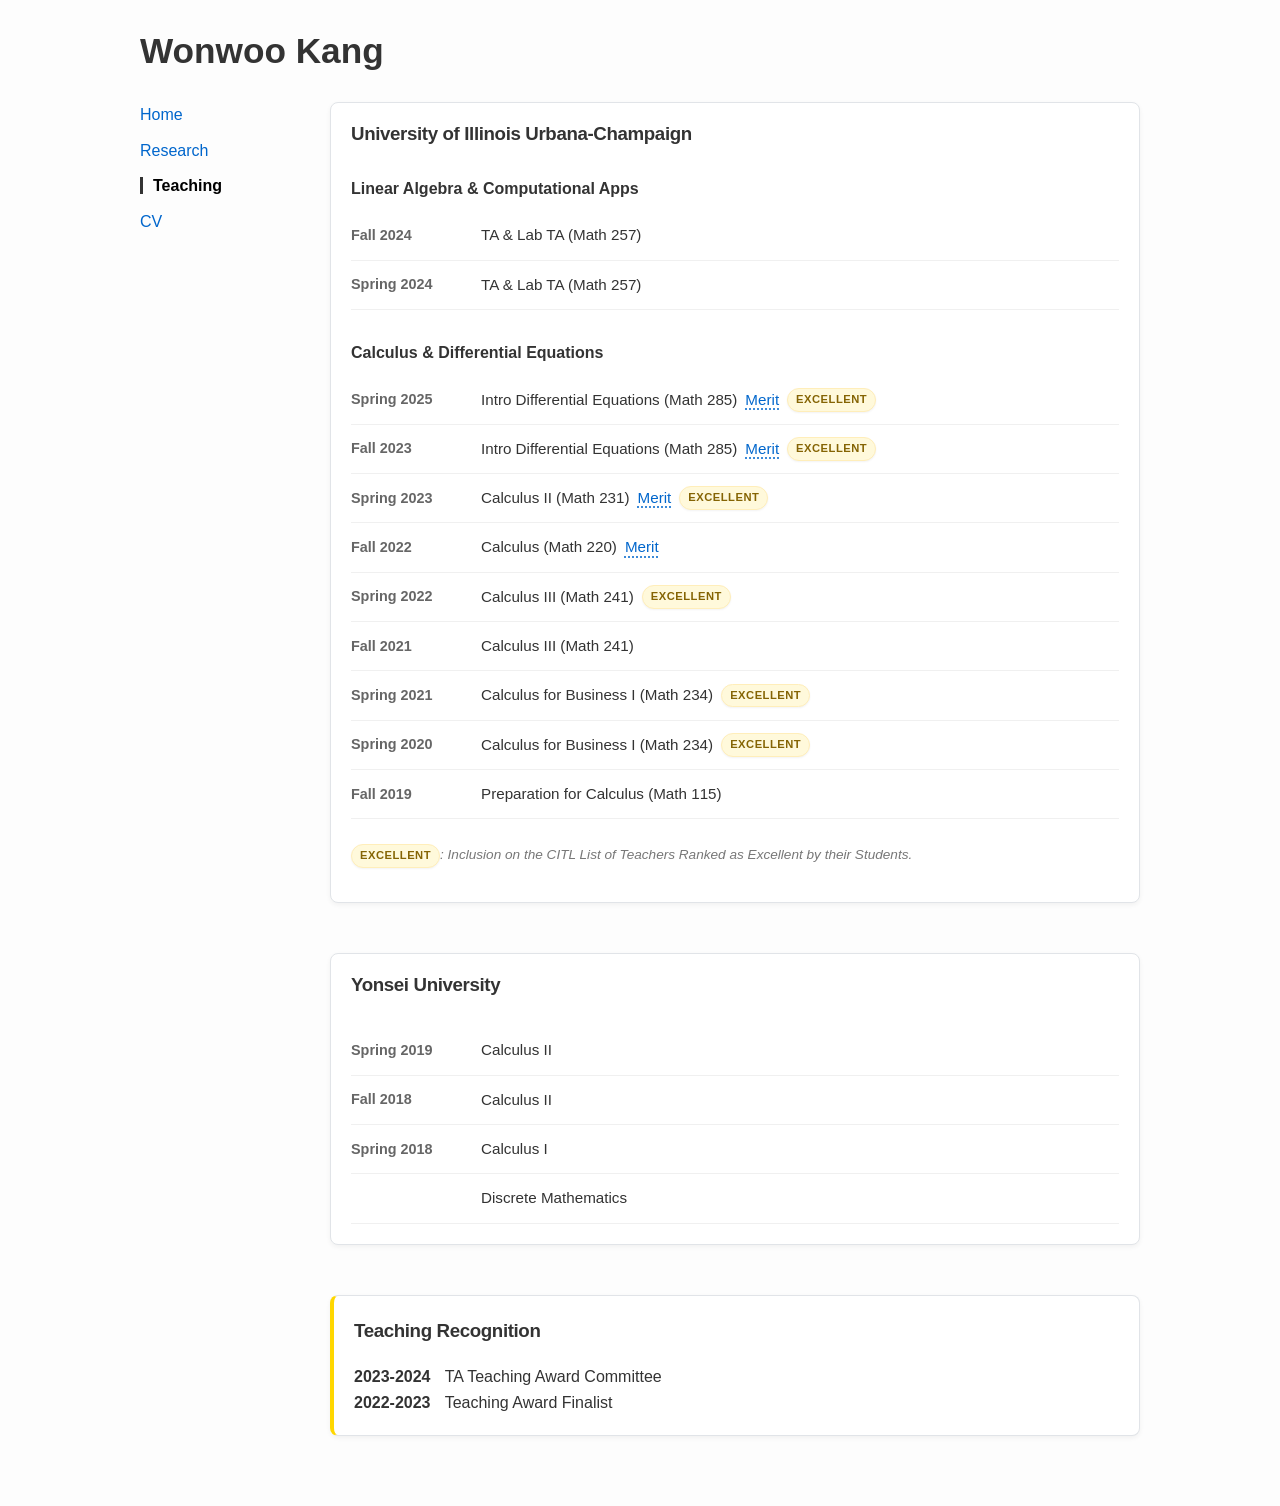
<file: teaching.html>
<!DOCTYPE html>
<html lang="en">
<head>
    <meta charset="UTF-8">
    <meta name="viewport" content="width=device-width, initial-scale=1.0" />
    <title>Wonwoo Kang - Teaching</title>
    <link rel="icon" type="image/png" href="./favicon.png?v=3">    
    <link href="https://fonts.googleapis.com/css2?family=Roboto+Slab:wght@300;400;600;700&display=swap" rel="stylesheet">
    <link href="./main.css" rel="stylesheet" type="text/css">
</head>
<body>

    <h1>Wonwoo Kang</h1>

    <div id="wrapper">
        <nav id="nav">
            <ul>
                <li><a href="index.html">Home</a></li>
                <li><a href="research.html">Research</a></li>
                <li class="current"><a href="teaching.html">Teaching</a></li>
                <li><a href="CV.pdf">CV</a></li>
            </ul>
        </nav>

        <main id="main">
            <div id="maintext">

                <!-- UIUC Section -->
                <section class="home-card university-card uiuc">
                    <div class="card-header">
                        <h3>University of Illinois Urbana-Champaign</h3>
                    </div>
                    
                    <div class="course-group">
                        <h4>Linear Algebra & Computational Apps</h4>
                        <div class="course-row">
                            <span class="semester">Fall 2024</span>
                            <span class="role">TA & Lab TA (Math 257)</span>
                        </div>
                        <div class="course-row">
                            <span class="semester">Spring 2024</span>
                            <span class="role">TA & Lab TA (Math 257)</span>
                        </div>
                    </div>

                    <div class="course-group">
                        <h4>Calculus & Differential Equations</h4>
                        
                        <div class="course-row">
                            <span class="semester">Spring 2025</span>
                            <span class="role">
                                Intro Differential Equations (Math 285) 
                                <span class="merit-tag">Merit
                                    <span class="merit-popover">
                                        <strong>What is Merit?</strong><br>
                                        A collaborative teaching style where a facilitator prompts engagement through demanding problem sets and small-group discussion.
                                    </span>
                                </span>
                                <span class="badge-excellent">Excellent</span>
                            </span>
                        </div>

                        <div class="course-row">
                            <span class="semester">Fall 2023</span>
                            <span class="role">
                                Intro Differential Equations (Math 285) 
                                <span class="merit-tag">Merit
                                    <span class="merit-popover">
                                        <strong>What is Merit?</strong><br>
                                        A collaborative teaching style where a facilitator prompts engagement through demanding problem sets and small-group discussion.
                                    </span>
                                </span>
                                <span class="badge-excellent">Excellent</span>
                            </span>
                        </div>

                        <div class="course-row">
                            <span class="semester">Spring 2023</span>
                            <span class="role">
                                Calculus II (Math 231) 
                                <span class="merit-tag">Merit
                                    <span class="merit-popover">
                                        <strong>What is Merit?</strong><br>
                                        A collaborative teaching style where a facilitator prompts engagement through demanding problem sets and small-group discussion.
                                    </span>
                                </span>
                                <span class="badge-excellent">Excellent</span>
                            </span>
                        </div>

                        <div class="course-row">
                            <span class="semester">Fall 2022</span>
                            <span class="role">
                                Calculus (Math 220) 
                                <span class="merit-tag">Merit
                                    <span class="merit-popover">
                                        <strong>What is Merit?</strong><br>
                                        A collaborative teaching style where a facilitator prompts engagement through demanding problem sets and small-group discussion.
                                    </span>
                                </span>
                            </span>
                        </div>

                        <div class="course-row">
                            <span class="semester">Spring 2022</span>
                            <span class="role">
                                Calculus III (Math 241)
                                <span class="badge-excellent">Excellent</span>
                            </span>
                        </div>

                        <div class="course-row">
                            <span class="semester">Fall 2021</span>
                            <span class="role">Calculus III (Math 241)</span>
                        </div>

                        <div class="course-row">
                            <span class="semester">Spring 2021</span>
                            <span class="role">
                                Calculus for Business I (Math 234)
                                <span class="badge-excellent">Excellent</span>
                            </span>
                        </div>

                        <div class="course-row">
                            <span class="semester">Spring 2020</span>
                            <span class="role">
                                Calculus for Business I (Math 234)
                                <span class="badge-excellent">Excellent</span>
                            </span>
                        </div>

                        <div class="course-row">
                            <span class="semester">Fall 2019</span>
                            <span class="role">Preparation for Calculus (Math 115)</span>
                        </div>
                        <!-- Removed border-top from the style below -->
                        <p style="font-size: 0.85rem; color: #777; margin-top: 15px; padding-top: 10px;">
                            <span class="badge-excellent" style="font-style: normal;">Excellent</span><em>: Inclusion on the CITL List of Teachers Ranked as Excellent by their Students.</em>
                        </p>
                    </div>
                </section>
                <!-- Yonsei Section -->
                <section class="home-card university-card yonsei">
                    <div class="card-header">
                        <h3>Yonsei University</h3>
                    </div>
                    <div class="course-group">
                        <div class="course-row">
                            <span class="semester">Spring 2019</span>
                            <span class="role">Calculus II</span>
                        </div>
                        <div class="course-row">
                            <span class="semester">Fall 2018</span>
                            <span class="role">Calculus II</span>
                        </div>
                        <div class="course-row">
                            <span class="semester">Spring 2018</span>
                            <span class="role">Calculus I </span>
                        </div>
                        <div class="course-row">
                            <span class="semester"></span>
                            <span class="role">Discrete Mathematics</span>
                        </div>

                    </div>
                </section>

                <!-- Recognition Section -->
                <section class="home-card award-highlight">
                    <h3>Teaching Recognition</h3>
                    <div class="award-item">
                        <span class="award-year">2023-2024</span>
                        <span class="award-text">TA Teaching Award Committee</span>
                    </div>
                    <div class="award-item">
                        <span class="award-year">2022-2023</span>
                        <span class="award-text">Teaching Award Finalist</span>
                    </div>
                </section>

            </div>
        </main>
    </div>

</body>
</html>
</file>
<file: main.css>
/* --- Global Styles --- */
body {
    font-family: 'Inter', -apple-system, BlinkMacSystemFont, "Segoe UI", Roboto, sans-serif !important;
    line-height: 1.6;
    color: #333;
    max-width: 1000px;
    margin: 0 auto;
    padding: 20px;
    background-color: #fdfdfd;
}

/* This locks the header size regardless of which page you are on */
h1 {
    /* Explicitly use Inter to ensure width consistency */
    font-family: 'Inter', sans-serif !important;
    
    /* Lock the size and weight */
    font-size: 2.2rem !important; 
    font-weight: 700 !important;
    
    /* Standardize spacing so the 'Teaching' content doesn't sit higher/lower */
    margin-top: 10px !important;
    margin-bottom: 30px !important;
    
    /* Reset any inherited alignment */
    text-align: left !important;
    color: #333 !important;
    line-height: 1.2 !important;
}

h3 {
    letter-spacing: -0.02em;
}

/* --- Layout Wrapper --- */
#wrapper {
    display: flex;
    gap: 40px;
}

/* Sidebar Navigation */
#nav {
    width: 150px;
    flex-shrink: 0;
}

#nav ul {
    list-style: none;
    padding: 0;
    margin: 0;
    position: sticky;
    top: 20px;
}

#nav li {
    margin-bottom: 10px;
}

#nav a {
    text-decoration: none;
    color: #0066cc;
    font-weight: 400;
}

#nav a:hover {
    text-decoration: underline;
}

#nav li.current a {
    font-weight: 700;
    color: #000;
    border-left: 3px solid #333;
    padding-left: 10px;
}

/* Main Content Area */
#main {
    flex-grow: 1;
}

/* --- Homepage Styles (Box-Free) --- */
.home-intro, .home-contact {
    margin-bottom: 40px;
}

.home-intro h3, .home-contact h3 {
    border-bottom: 2px solid #eee;
    padding-bottom: 8px;
    margin-bottom: 15px;
    color: #444;
}
/* Remove top margin from the first element inside a card */
.home-card > *:first-child {
    margin-top: 0 !important;
}

/* Specifically target headers if they are still being stubborn */
.home-card h3, .home-card h4 {
    margin-top: 0;
}
/* --- Research Page Styles (Boxed Lists) --- */
ol[reversed] {
    padding-left: 0;
    list-style-position: inside;
}

ol[reversed] li {
    display: list-item;
    background-color: #ffffff;
    border: 1px solid #e1e4e8;
    border-radius: 8px;
    padding: 20px;
    padding-left: 25px;
    margin-bottom: 20px;
    box-shadow: 0 2px 5px rgba(0,0,0,0.05);
    font-weight: 700;
    line-height: 1.5;
}

ol[reversed] li::marker {
    color: #0066cc;
    font-weight: 700;
}

ol[reversed] li:hover {
    border-color: #0066cc;
    box-shadow: 0 4px 10px rgba(0,0,0,0.1);
}

ol[reversed] li span {
    font-weight: 400;
    display: inline;
}

/* --- Research Page Button Fix --- */

/* Targets the specific toggle buttons in research list items */
/* --- Research Page Button Fix (Revised) --- */

/* Target the images to lock their size only */
/* 1. Remove !important from display so JavaScript can hide the arrows */
ol[reversed] li a img {
    width: 20px !important;
    height: 20px !important;
    display: inline-block; /* REMOVED !important */
    vertical-align: middle;
    margin-left: 4px; /* Keeps the dots tight to the names */
    cursor: pointer;
    border: none;
    background: transparent;
}

/* 2. Change display to inline so it doesn't create a large gap after the text */
ol[reversed] li a {
    display: inline; /* Changed from inline-flex */
    text-decoration: none;
}

/* Abstract Box Inside List Items */
p[id^="paper"] {
    background-color: #f9f9f9;
    padding: 15px;
    border-top: 1px dashed #ddd;
    font-size: 0.95rem;
    color: #555;
    margin-top: 15px;
    line-height: 1.5;
    font-weight: 400;
}

.proceeding-link {
    display: block;
    font-size: 0.88rem;
    color: #555;
    margin-top: 4px;
    font-style: normal;
}

/* --- Teaching Page Styles (Cards & Rows) --- */
.home-card {
    background-color: #ffffff;
    border: 1px solid #e1e4e8;
    border-radius: 8px;
    padding: 20px;
    margin-bottom: 50px;
    box-shadow: 0 2px 5px rgba(0,0,0,0.05);
}

.course-row {
    display: flex;
    justify-content: flex-start;
    align-items: center;
    padding: 12px 0;
    border-bottom: 1px solid #f0f0f0;
}

/* Add space between course groups */
/* 1. Reset all course-group margins to zero first */
.course-group {
    margin-top: 0 !important;
}

/* 2. Add the big gap ONLY between two groups */
.course-group + .course-group {
    margin-top: 30px !important; 
}

/* 3. Tighten the space between the header and the first group */
.card-header + .course-group {
    margin-top: 30px !important;
}

/* 4. Final safety check on the h4 headers */
.course-group h4 {
    margin-top: 0 !important;
    margin-bottom: 10px !important;
}

.semester {
    width: 130px;
    font-weight: 600;
    color: #666;
    font-size: 0.9rem;
    flex-shrink: 0;
}

.role {
    flex-grow: 1;
    font-size: 0.95rem;
    display: flex;
    align-items: center;
    flex-wrap: wrap;
    gap: 8px;
}

/* Tighten the space inside the card header */
/* Force the University title to have zero bottom margin */
.card-header h3 {
    margin-bottom: 0 !important;
    margin-top: 0 !important;
    padding-bottom: 0 !important;
    line-height: 1.2;
}

/* Force the header container to have a very small bottom margin */
.card-header {
    margin-bottom: 5px !important;
    padding-bottom: 0 !important;
}

/* Ensure the very first Course Group doesn't add its own top margin */
.course-group:first-of-type h4 {
    margin-top: 0 !important;
    padding-top: 0 !important;
}
/* Excellent Badge */
.badge-excellent {
    font-size: 0.7rem;
    font-weight: 700;
    text-transform: uppercase;
    background-color: #fff9db;
    color: #856404;
    padding: 2px 8px;
    border: 1px solid #ffeeba;
    border-radius: 12px;
    display: inline-block;
    letter-spacing: 0.5px;
    box-shadow: 0 1px 2px rgba(0,0,0,0.05);
}

/* Merit Popover System */
.merit-tag {
    color: #0066cc;
    font-weight: 500;
    text-decoration: underline dotted #0066cc;
    text-underline-offset: 4px;
    cursor: help;
    position: relative;
}

.merit-popover {
    visibility: hidden;
    width: 260px;
    background-color: #2d3436;
    color: #f1f2f6;
    padding: 14px;
    border-radius: 8px;
    position: absolute;
    bottom: 150%;
    left: 50%;
    transform: translateX(-50%);
    z-index: 100;
    opacity: 0;
    transition: all 0.2s ease-in-out;
    font-size: 0.88rem;
    line-height: 1.5;
    box-shadow: 0 10px 25px rgba(0,0,0,0.3);
    pointer-events: none;
    border: 1px solid #444;
}

.merit-popover strong {
    color: #ffd700; /* Vivid Gold Title */
    display: block;
    margin-bottom: 6px;
    font-size: 0.95rem;
    text-transform: uppercase;
    letter-spacing: 0.5px;
}

.merit-popover::after {
    content: "";
    position: absolute;
    top: 100%;
    left: 50%;
    margin-left: -6px;
    border-width: 6px;
    border-style: solid;
    border-color: #2d3436 transparent transparent transparent;
}

.merit-tag:hover .merit-popover {
    visibility: visible;
    opacity: 1;
    bottom: 130%;
}

/* Awards */
.award-highlight {
    border-left: 4px solid #ffd700;
}

.award-year {
    font-weight: 700;
    margin-right: 10px;
    color: #333;
}


/* --- Utilities & Responsive --- */
img.toggle-btn {
    width: 20px !important;
    height: 20px !important;
    max-width: 20px !important;
    display: inline-block;
    vertical-align: middle;
}

/* --- BibTeX Toggle Button --- */
.bibtex-btn {
    display: inline-block;
    margin-left: 12px;
    padding: 2px 10px;
    font-size: 0.85rem;
    font-weight: 600;
    color: #555;
    background-color: #f4f4f4;
    border: 1px solid #ddd;
    border-radius: 6px;
    text-decoration: none;
    transition: all 0.2s ease, transform 0.2s ease;
    vertical-align: middle;
}

.bibtex-btn:hover {
    background-color: #0066cc;
    color: #ffffff;
    border-color: #0066cc;
    transform: translateY(-2px);
}

@media (max-width: 768px) {
    #wrapper {
        flex-direction: column;
    }
    #nav {
        width: 100%;
        border-bottom: 1px solid #eee;
        padding-bottom: 10px;
    }
    #nav ul {
        display: flex;
        gap: 20px;
    }
}
</file>
